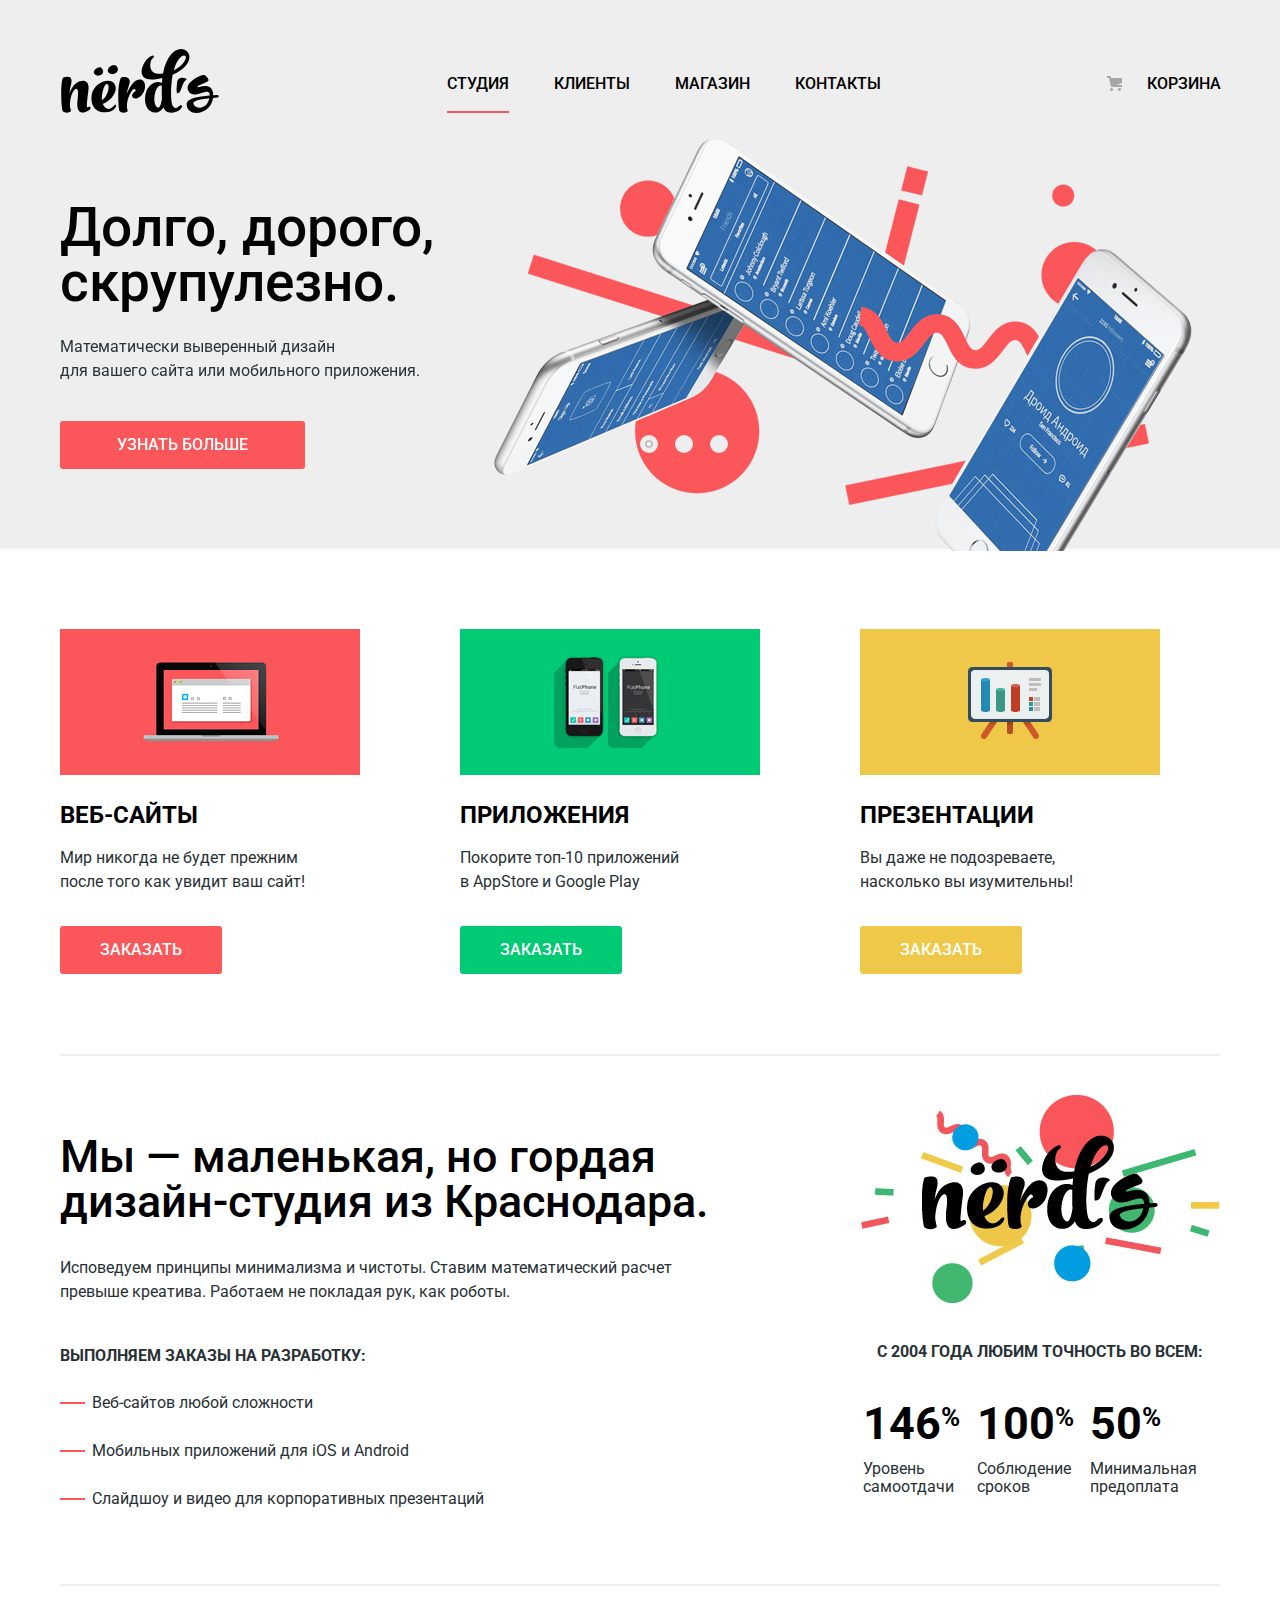
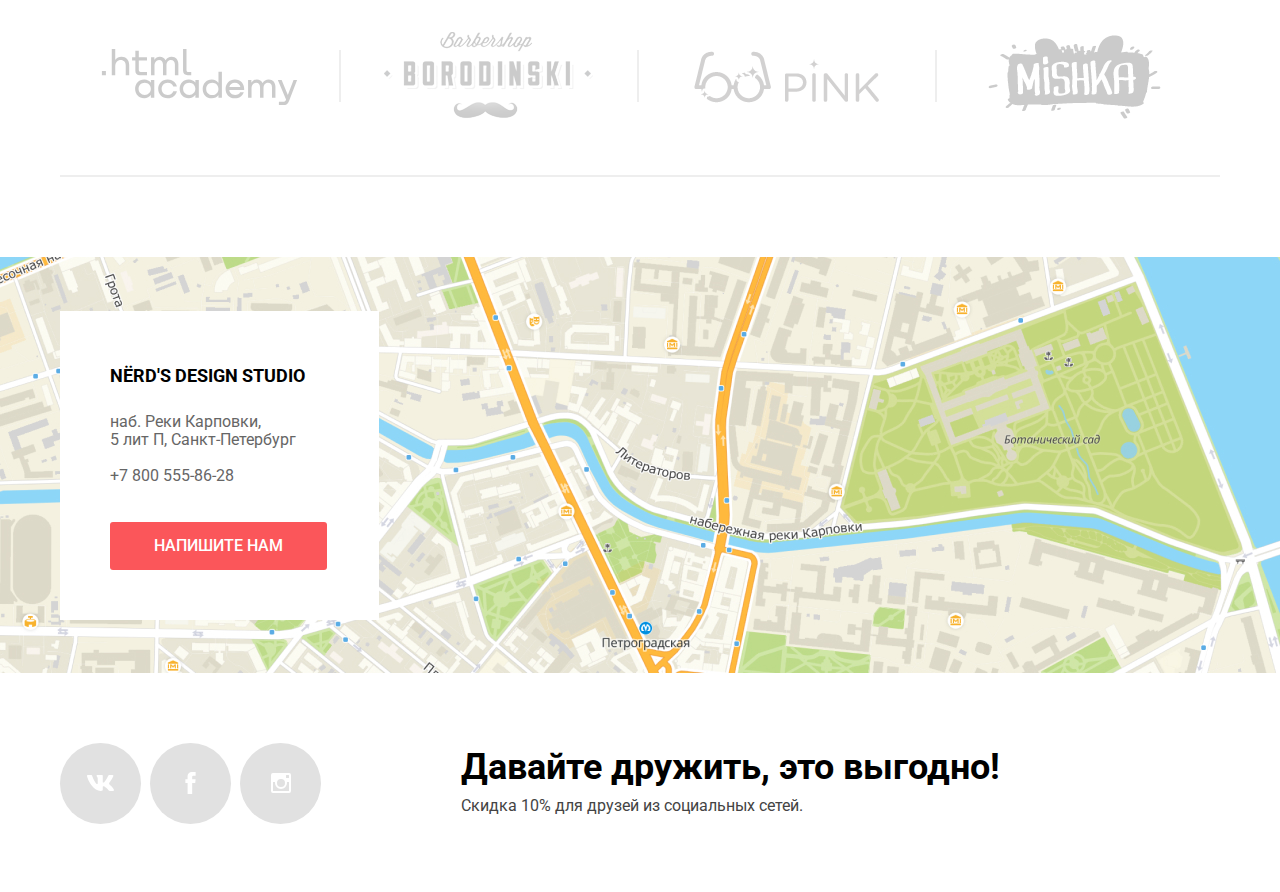
<file: index.html>
<!DOCTYPE html>
<html class="page" lang="ru">

<head>
  <meta charset="UTF-8">
  <meta http-equiv="X-UA-Compatible" content="IE=edge">
  <meta name="viewport" content="width=device-width, initial-scale=1.0">

  <link rel="icon" href="favicon.ico">
  <link rel="icon" href="images/Favicon/32.svg" type="image/svg+xml">
  <link rel="apple-touch-icon" href="img/Favicon/152.png">

  <link rel="manifest" href="manifest.webmanifest">
  <link rel="stylesheet" href="https://fonts.googleapis.com/css2?family=Roboto:wght@400;500;700&display=swap">
  <link rel="stylesheet" href="normalizer.css">
  <link rel="stylesheet" href="style.css">
  <title>Нёрдс</title>
</head>

<body class="page__body">

  <header class="page__header">
    <div class="container">
      <nav class="header__nav">
        <a class="logo-link" href="index.html">
          <img src="img/nerds-logo.svg" width="160" height="65" alt="Логотип Нёрдс">
        </a>
        <ul class="nav-list clear-list">
          <li class="nav-list__item">
            <a class="header-link current" href="index.html">Студия</a>
          </li>
          <li class="nav-list__item">
            <a class="header-link" href="#">Клиенты</a>
          </li>
          <li class="nav-list__item">
            <a class="header-link" href="catalog.html">Магазин</a>
          </li>
          <li class="nav-list__item">
            <a class="header-link " href="#">Контакты</a>
          </li>
        </ul>
        <a class="cart header-link" href="#">Корзина</a>
      </nav>
    </div>
  </header>

  <main class="page__main ">
    <div class="promo-background">
      <div class="container promo-wrapper-current">
        <h1 class="visually-hidden">Студия Нёрдс</h1>

        <section class="promo promo-wrapper-1 promo-current ">
          <h2 class="visually-hidden">Слайд 1</h2>
          <p class="promo__slogan clear-paragraph">Долго, дорого,<br>скрупулезно.</p>
          <p class="clear-paragraph">Математически выверенный дизайн<br> для вашего сайта или мобильного приложения.</p>
          <a class="button promo-button" href="#">Узнать больше</a>
        </section>

        <section class="promo promo-wrapper-2 ">
          <h2 class="visually-hidden">Слайд 2</h2>
          <p class="promo__slogan clear-paragraph">Любим математику<br> как никто другой</p>
          <p class="clear-paragraph">Никакого креатива, только математические формулы<br> для расчета идеальных
            пропорций</p>
          <a class="button promo-button" href="#">Узнать больше</a>
        </section>

        <section class="promo promo-wrapper-3 ">
          <h2 class="visually-hidden">Слайд 3</h2>

          <p class="promo__slogan clear-paragraph">Только ночь,<br>только хардкор</p>
          <p class="clear-paragraph">Работать днем, как все? Мы против этого.<br>Ближе к полуночи работа только
            начинается.</p>
          <a class="button promo-button" href="#">Узнать больше</a>
        </section>
      </div>
      <div class="slide-controls">
        <button class="slide-control slide-button-one current-slide" type="button" aria-label="Слайд 1"></button>
        <button class="slide-control slide-button-two" type="button" aria-label="Слайд 2"></button>
        <button class="slide-control slide-button-three" type="button" aria-label="Слайд 3"></button>
      </div>
    </div>

    <div class="container">
      <section class="services">
        <h2 class="visually-hidden">Услуги</h2>
        <ul class="services__list clear-list">
          <li class="services__item">
            <h3 class="services__header services-before services-website">Веб-сайты</h3>
            <p class="clear-paragraph">Мир никогда не будет прежним<br> после того как увидит ваш сайт!</p>
            <a class="button services-button" href="#">Заказать</a>
          </li>
          <li class="services__item">

            <h3 class="services__header services-before services-app">Приложения</h3>
            <p class="clear-paragraph">Покорите топ-10 приложений<br> в AppStore и Google Play</p>
            <a class="button services-button_green" href="#">Заказать</a>
          </li>
          <li class="services__item">
            <h3 class="services__header services-before services-presentation">Презентации</h3>
            <p class="clear-paragraph">Вы даже не подозреваете,<br> насколько вы изумительны!</p>
            <a class="button services-button_yellow" href="#">Заказать</a>
          </li>
        </ul>
      </section>

      <hr class="decor-line">

      <section class="about-us">
        <h2 class="visually-hidden">О нас</h2>
        <div class="about-us__grid-container">
          <div class="about-us__columns first-column">
            <p class="about-us__description clear-paragraph">Мы — маленькая, но гордая<br> дизайн-студия из Краснодара.
            </p>
            <p class="clear-paragraph">Исповедуем принципы минимализма и чистоты. Ставим математический расчет<br>
              превыше креатива. Работаем не
              покладая рук, как роботы.</p>
            <dl class="about-us__featuares_list clear-list">
              <dt class="about-us__term">Выполняем заказы на разработку:</dt>
              <dd class="about-us__definition">Веб-сайтов любой сложности</dd>
              <dd class="about-us__definition">Мобильных приложений для iOS и Android</dd>
              <dd class="about-us__definition">Слайдшоу и видео для корпоративных презентаций</dd>
            </dl>
          </div>

          <div class="about-us__columns about-us__second-column ">

            <table class="statistics-content">
              <caption class="about-us__term">С 2004 года Любим точность во всем:</caption>
              <tr>
                <th>146<sup>%</sup></th>
                <th>100<sup>%</sup></th>
                <th>50<sup>%</sup></th>
              </tr>
              <tr>
                <td>Уровень самоотдачи</td>
                <td>Соблюдение сроков</td>
                <td>Минимальная предоплата</td>
              </tr>
            </table>
          </div>
        </div>
      </section>

      <section class="clients">
        <h2 class="visually-hidden">Клиенты</h2>
        <ul class="clients-list clear-list">
          <li class="clients__item">
            <a class="clients__link" href="#">
              <img src="img/clients/htmlacademy.svg" width="199" height="57" alt="htmacademy">
            </a>
          </li>
          <li class="clients__item">
            <a class="clients__link" href="#">
              <img src="img/clients/borodinski.png" width="209" height="90" alt="barbershop">
            </a>
          </li>
          <li class="clients__item">
            <a class="clients__link" href="#">
              <img src="img/clients/pink.png" width="185" height="52" alt="pink">
            </a>
          </li>
          <li class="clients__item">
            <a class="clients__link" href="#">
              <img src="img/clients/mishka.png" width="173" height="84" alt="mishka">
            </a>
          </li>
        </ul>
      </section>
    </div>
    
  </main>

  <footer class="main-footer">
    <div class="top-footer">
      <div class="contacts-wrapper container">
        <section class="contacts ">
          <h2 class="contacts__header">nёrd's design studio</h2>
          <p class="contacts__text clear-paragraph">наб. Реки Карповки,<br>5 лит П, Санкт-Петербург</p>
          <p class="contacts__text clear-paragraph">
            <a class="contacts__tel" href="tel:+78005558628">+7 800 555-86-28</a>
          </p>
          <a class="button top-footer-button" href="#" aria-label="Открыть форму обратной связи">Напишите нам</a>
        </section>
      </div>
      <div class="map-wrapper">
        <img class="map" src="img/map.jpg" alt="map">
        <!-- <iframe
          src="https://www.google.com/maps/embed?pb=!1m18!1m12!1m3!1d998.4119015305415!2d30.315340468020075!3d59.96824616580616!2m3!1f0!2f0!3f0!3m2!1i1024!2i768!4f13.1!3m3!1m2!1s0x4696314db404b36b%3A0x1d934f1978240bba!2zTtGRcmRz!5e0!3m2!1sru!2sie!4v1657669922261!5m2!1sru!2sie"
          width="100%" height="416" style="border:0;" allowfullscreen=""></iframe> -->
      </div>
    </div>

    <div class="container">
      <section class="social ">
        <h2 class="visually-hidden">Социальные сети</h2>
        <ul class="social__list clear-list">
          <li class="social__item">
            <a class="social_button" href="#">
              <span class="visually-hidden">Вконтакте</span>
              <svg aria-hidden="true" width="27" height="16" viewBox="0 0 128 76">
                <path
                  d="M125,5.15c.89-3,0-5.15-4.23-5.15h-14a6,6,0,0,0-6.09,4S93.59,21.31,83.5,32.59c-3.26,3.26-4.74,4.3-6.52,4.3-.89,0-2.18-1-2.18-4V5.15c0-3.56-1-5.15-4-5.15h-22a3.37,3.37,0,0,0-3.56,3.22c0,3.37,5,4.15,5.56,13.64V37.48c0,4.52-.82,5.34-2.6,5.34-4.74,0-16.29-17.43-23.13-37.38C23.72,1.57,22.38,0,18.8,0H4.8C.8,0,0,1.88,0,4c0,3.71,4.75,22.1,22.1,46.42C33.67,67,50,76,64.8,76c8.9,0,10-2,10-5.45V58c0-4,.84-4.8,3.66-4.8,2.08,0,5.64,1,13.94,9C101.9,71.74,103.46,76,108.8,76h14c4,0,6-2,4.85-6s-5.8-9.64-11.81-16.4c-3.27-3.86-8.16-8-9.64-10.09-2.08-2.67-1.49-3.86,0-6.23,0,0,17-24,18.83-32.18Z"
                  fill="#fff" /></svg>
            </a>
          </li>
          <li class="social__item">
            <a class="social_button" href="#">
              <span class="visually-hidden">Фейсбук</span>
              <svg aria-hidden="true" width="19" height="22" viewBox="0 0 10.15 21.74">
                <path
                  d="M3.34 1.12A4.77 4.77 0 0 1 6.53 0h3.61v3.81H7.81a1.07 1.07 0 0 0-1.09.83v2.55h3.42c-.08 1.23-.24 2.45-.41 3.67h-3v10.87H2.21V10.86H0V7.21h2.19V3.66a3.83 3.83 0 0 1 1.15-2.54z"
                  fill="#fff" /></svg>
            </a>
          </li>
          <li class="social__item">
            <a class="social_button" href="#">
              <span class="visually-hidden">Инстаграм</span>
              <svg aria-hidden="true" width="20" height="20" viewBox="0 0 20 20">
                <path
                  d="M18 0H2a2 2 0 0 0-2 2v16a2 2 0 0 0 2 2h16a2 2 0 0 0 2-2V2a2 2 0 0 0-2-2zm-8 6a4 4 0 1 1-4 4 4 4 0 0 1 4-4zM2.5 18a.47.47 0 0 1-.5-.5V9h2.1a3.4 3.4 0 0 0-.1 1 6 6 0 1 0 12 0 3.4 3.4 0 0 0-.1-1H18v8.5a.47.47 0 0 1-.5.5zM18 4.5a.47.47 0 0 1-.5.5h-2a.47.47 0 0 1-.5-.5v-2a.47.47 0 0 1 .5-.5h2a.47.47 0 0 1 .5.5z"
                  fill="#fff" /></svg>
            </a>
          </li>
        </ul>
        <div class="social__part">
          <p class="social__slogan">Давайте дружить, это выгодно!</p>
          <p class="social-text">Скидка 10% для друзей из социальных сетей.</p>
        </div>
      </section>
    </div>
  </footer>

  <div class="modal-wrapper">
    <section class="modal">
      <div class="modal-top-wrapper">
        <h2 class="modal__header">Напишите нам</h2>
        <button class="close-button" type="button" aria-label="Закрыть форму обратной связи"></button>
      </div>
      <form class="modal-form" action="https://echo.htmlacademy.ru" method="post">
        <p class="modal-form__top clear-paragraph">
          <label for="name">Ваше имя:
            <input class="modal-form__input input-name" type="text" id="name" name="name" placeholder="Имя Фамилия">
          </label>
          <label for="email">Ваш email:
            <input class="modal-form__input input-name" type="email" id="email" name="email"
              placeholder="email@example.com">
          </label>
        </p>
        <p class="modal-form__middle clear-paragraph">
          <label for="text-message">Текст письма:</label>
          <textarea class="modal-form__input " id="text-message" name="text-message" rows="5"
            placeholder="В свободной форме"></textarea>
        </p>
        <button class="button modal-form-button" type="submit">Отправить</button>
      </form>
    </section>
  </div>

  <script src="modal.js"></script>
  <script src="slider.js"></script>
</body>

</html>
</file>
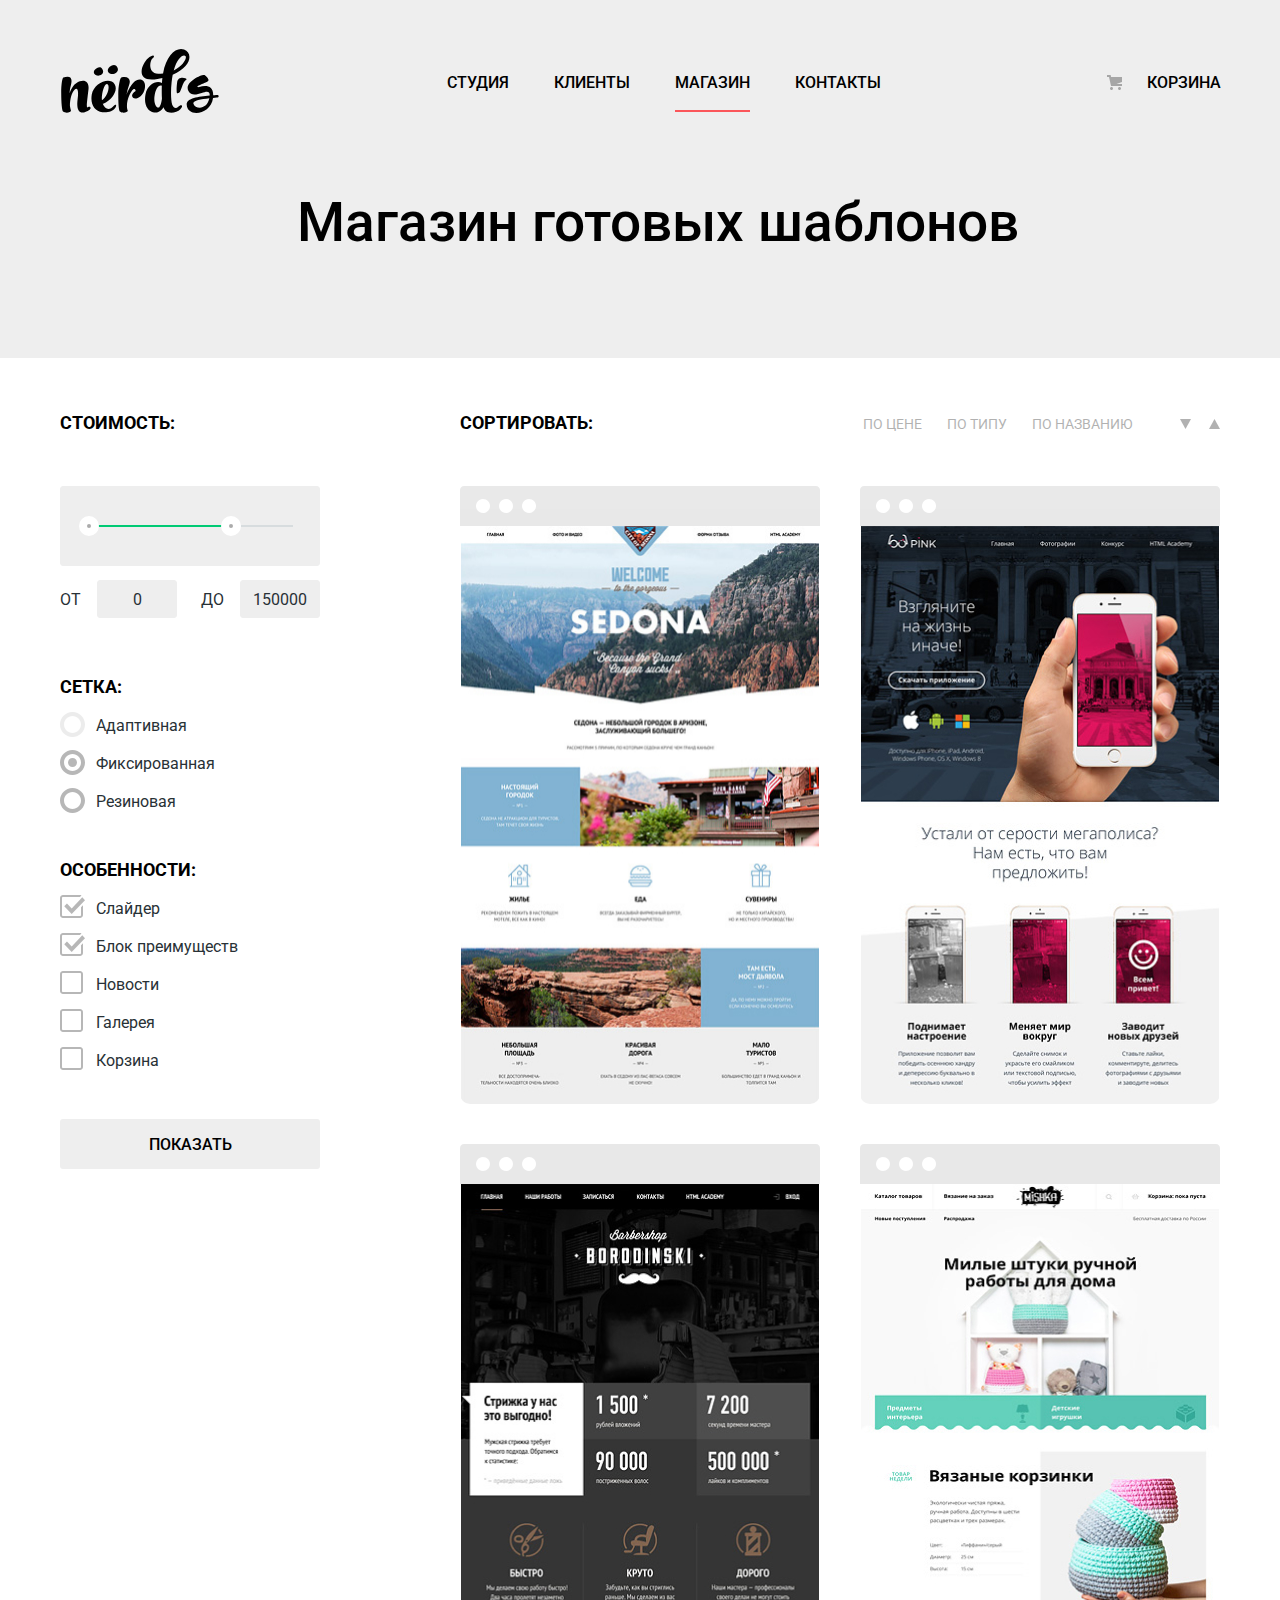
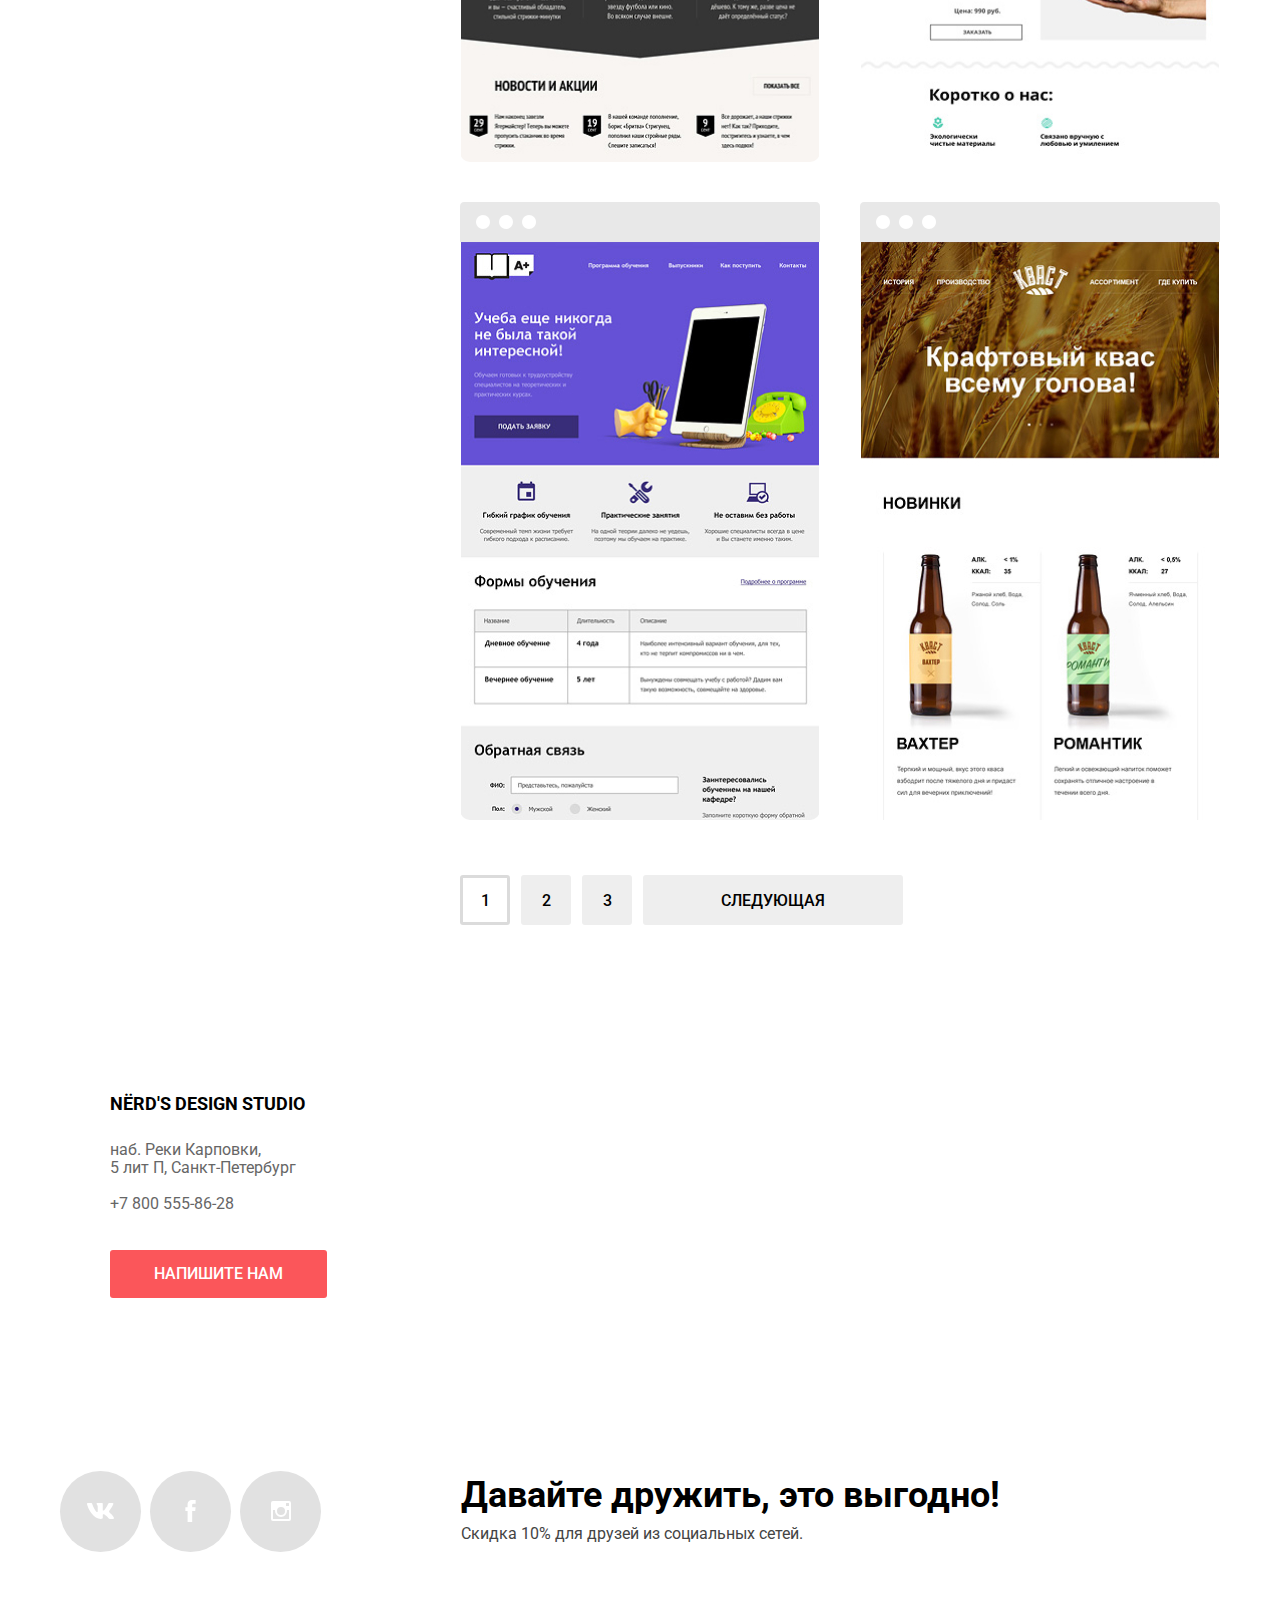
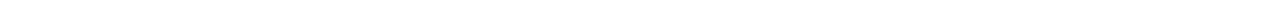
<file: catalog.html>
<!DOCTYPE html>
<html lang="ru">

<head>
  <meta charset="UTF-8">
  <meta http-equiv="X-UA-Compatible" content="IE=edge">
  <meta name="viewport" content="width=device-width, initial-scale=1.0">
  <link rel="icon" href="favicon.ico">
  <link rel="icon" href="images/Favicon/32.svg" type="image/svg+xml">
  <link rel="apple-touch-icon" href="img/Favicon/152.png">

  <link rel="manifest" href="manifest.webmanifest">

  <link rel="stylesheet" href="https://fonts.googleapis.com/css2?family=Roboto:wght@400;500;700&display=swap">
  <link rel="stylesheet" href="normalizer.css">
  <link rel="stylesheet" href="style.css">
  <title>Каталог</title>
</head>

<body class="catalog__body">

  <header class="page__header">
    <div class="container">
      <nav class="header__nav">
        <a class="logo-link" href="index.html">
          <img src="img/nerds-logo.svg" width="160" height="65" alt="logo">
        </a>
        <ul class="nav-list clear-list">
          <li class="nav-list__item">
            <a class="header-link" href="index.html">Студия</a>
          </li>
          <li class="nav-list__item">
            <a class="header-link" href="#">Клиенты</a>
          </li>
          <li class="nav-list__item">
            <a class="header-link current">Магазин</a>
          </li>
          <li class="nav-list__item">
            <a class="header-link" href="#">Контакты</a>
          </li>
        </ul>
        <a class="cart header-link" href="#">Корзина</a>
      </nav>
    </div>
  </header>

  <main class="catalog__main">
    <div class="top-container">
      <div class="container">
        <h1 class="main-header">Магазин готовых шаблонов</h1>
      </div>
    </div>
    <div class=" container">
      <div class="catalog-page-columns">
        <form class="form-filter" action="https://echo.htmlacademy.ru/" method="post">
          <fieldset class="price-filter fieldset-clear">
            <legend class="catalog__header-style catalog__header-margin">Стоимость:</legend>
            <div class="range-wrapper">
              <div class="range-scale">
                <div class="range-bar" style="width: 70%;margin-left: 0%"></div>
              </div>
              <div class="range-toggle left-toggle" tabindex="0" style="left: 18px"></div>
              <div class="range-toggle right-toggle" tabindex="0" style="left: 160px"></div>
            </div>
            <div class="range-input-wrapper">
              <label class="range-value-text">
                от <input class="range-value-text range-input" type="text" name="from" value="0">
              </label>
              <label class="range-value-text">
                до <input class="range-value-text range-input" type="text" name="till" value="150000">
              </label>
            </div>
          </fieldset>
          <fieldset class="grid-filter fieldset-clear">
            <legend class="catalog__header-style">Сетка:</legend>
            <ul class="form-filter-list clear-list">
              <li class="form-filter-item">
                <input class="filter-input-radio visually-hidden" id="adaptive-grid-filter-option" type="radio"
                  name="grid" checked disabled>
                <label for="adaptive-grid-filter-option" class="filter_caption">Адаптивная</label>
              </li>
              <li class="form-filter-item">
                <input class="filter-input-radio visually-hidden" id="fixed-grid-filter-option" type="radio" name="grid"
                  checked>
                <label for="fixed-grid-filter-option" class="filter_caption">Фиксированная</label>
              </li>
              <li class="form-filter-item">
                <input class="filter-input-radio visually-hidden" id="flex-grid-filter-option" type="radio" name="grid">
                <label for="flex-grid-filter-option" class="filter_caption">Резиновая</label>
              </li>
            </ul>
          </fieldset>
          <fieldset class="fuatures-filter fieldset-clear">
            <legend class="catalog__header-style">Особенности:</legend>
            <ul class="form-filter-list clear-list">
              <li class="form-filter-item">
                <input id="slider-fuature-filter-option" class="filter-input-checkbox visually-hidden" type="checkbox"
                  name="fuatures" value="slider" checked>
                <label for="slider-fuature-filter-option" class="filter_caption">Слайдер</label>
              </li>
              <li class="form-filter-item">
                <input id="block-fuature-filter-option" class="visually-hidden filter-input-checkbox" type="checkbox"
                  name="fuatures" value="slider" checked>
                <label for="block-fuature-filter-option" class="filter_caption">Блок преимуществ</label>
              </li>
              <li class="form-filter-item">
                <input id="news-fuature-filter-option" class="visually-hidden filter-input-checkbox" type="checkbox"
                  name="fuatures" value="slider">
                <label for="news-fuature-filter-option" class="filter_caption">Новости</label>
              </li>
              <li class="form-filter-item">
                <input id="gallery-fuature-filter-option" class="visually-hidden filter-input-checkbox" type="checkbox"
                  name="fuatures">
                <label for="gallery-fuature-filter-option" class="filter_caption">Галерея</label>
              </li>
              <li class="form-filter-item">
                <input id="cart-fuature-filter-option" class="visually-hidden filter-input-checkbox" type="checkbox"
                  name="fuatures">
                <label for="cart-fuature-filter-option" class="filter_caption">Корзина</label>
              </li>
            </ul>
          </fieldset>
          <button class="button filter-catalog-button" type="submit">Показать</button>
        </form>


        <div class="second-column">
          <section class="sort">
            <h2 class="visually-hidden">Сортировка</h2>
            <p class="catalog__header-style catalog__header-margin">Сортировать:</p>
            <ul class="sort__list clear-list">
              <li class="sort-item">
                <a class="sort__link" href="#">По цене</a>
              </li>
              <li class="sort-item">
                <a class="sort__link" href="#">По типу</a>
              </li>
              <li class="sort-item">
                <a class="sort__link" href="#">По названию</a>
              </li>
              <li class="sort-item-arrow-down">
                <a class="sort__link sort-arrow" href="#" aria-label="По убыванию">
                  <svg aria-hidden="true" width="11" height="10" viewBox="0 0 11 10" fill="none">
                    <path d="M5.5 10L0 0H11" fill="#000000" />
                  </svg>
                </a>
              </li>
              <li class="sort-item-arrow-up">
                <a class="sort__link sort-arrow" href="#" aria-label="По возрастанию">
                  <svg aria-hidden="true" width="11" height="10" viewBox="0 0 11 10" fill="none">
                    <path d="M5.5 0L0 10H11L5.5 0Z" fill="#000000" />
                  </svg>
                </a>
              </li>
            </ul>
          </section>

          <section class="goods">
            <h2 class="visually-hidden">Товары</h2>
            <ul class="goods__list clear-list">
              <li class="goods-item" tabindex="0">
                <div class="goods-wrapper background-gray">
                  <a href="#" class="catalog__header-style goods-link">Sedona</a>
                  <p class="clear-paragraph">Информационный сайт для туристов</p>
                  <a class="button goods-button" href="#">9 900 ₽</a>
                </div>
                <img src="img/catalog-goods/sedona.jpg" width="358" height="578" alt="sedona">
              </li>
              <li class="goods-item" tabindex="0">
                <div class="goods-wrapper background-gray">
                  <a href="#" class="catalog__header-style goods-link">Pink App</a>
                  <p class="clear-paragraph">Продуктовый лендинг приложения для iOS и Android</p>
                  <a class="button goods-button" href="#">9 900 ₽</a>
                </div>
                <img src="img/catalog-goods/pink.jpg" width="358" height="578" alt="pink">
              </li>
              <li class="goods-item" tabindex="0">
                <div class="goods-wrapper background-gray">
                  <a href="#" class="catalog__header-style goods-link">Barbershop</a>
                  <p class="clear-paragraph">Сайт салона красоты. Для мужчин, да.</p>
                  <a class="button goods-button" href="#">9 900 ₽</a>
                </div>
                <img src="img/catalog-goods/barbershop.jpg" width="358" height="578" alt="barbershop">
              </li>
              <li class="goods-item" tabindex="0">
                <div class="goods-wrapper background-gray">
                  <a href="#" class="catalog__header-style goods-link">MISHKA</a>
                  <p class="clear-paragraph">Интернет-магазин вязаных игрушек</p>
                  <a class="button goods-button" href="#">9 900 ₽</a>
                </div>
                <img src="img/catalog-goods/mishka.jpg" width="358" height="578" alt="mishka">
              </li>
              <li class="goods-item" tabindex="0">
                <div class="goods-wrapper background-gray">
                  <a href="#" class="catalog__header-style goods-link">A Plus</a>
                  <p class="clear-paragraph">Лендинг курсов повышения квалификации</p>
                  <a class="button goods-button" href="#">9 900 ₽</a>
                </div>
                <img src="img/catalog-goods/aplus.jpg" width="358" height="578" alt="aplus">
              </li>
              <li class="goods-item" tabindex="0">
                <div class="goods-wrapper background-gray">
                  <a href="#" class="catalog__header-style goods-link">КВАСТ</a>
                  <p class="clear-paragraph">Промо-сайт производителя крафтового кваса</p>
                  <a class="button goods-button" href="#">9 900 ₽</a>
                </div>
                <img src="img/catalog-goods/kvast.jpg" width="358" height="578" alt="kvast">
              </li>
            </ul>

            <ul class="pagination__list clear-list">
              <li class="pagination__item">
                <a class="button button_catalog button_catalog-current">1</a>
              </li>
              <li class="pagination__item">
                <a class="button button_catalog" href="#">2</a>
              </li>
              <li class="pagination__item">
                <a class="button button_catalog" href="#">3</a>
              </li>
              <li class="pagination__item">
                <a class="button button_catalog button_catalog-next" href="#">Следующая</a>
              </li>
            </ul>
          </section>
        </div>
      </div>

    </div>
  </main>


  <footer class="main-footer">
    <div class="top-footer">
      <div class="contacts-wrapper container">
        <section class="contacts ">
          <h2 class="contacts__header">nёrd's design studio</h2>
          <p class="contacts__text clear-paragraph">наб. Реки Карповки,<br>5 лит П, Санкт-Петербург</p>
          <p class="contacts__text clear-paragraph">
            <a class="contacts__tel" href="tel:+78005558628">+7 800 555-86-28</a>
          </p>
          <a class="button top-footer-button" href="#" aria-label="Открыть форму обратной связи">Напишите нам</a>
        </section>
      </div>
      <div class="map-wrapper">
        <iframe
          src="https://www.google.com/maps/embed?pb=!1m18!1m12!1m3!1d998.4119015305415!2d30.315340468020075!3d59.96824616580616!2m3!1f0!2f0!3f0!3m2!1i1024!2i768!4f13.1!3m3!1m2!1s0x4696314db404b36b%3A0x1d934f1978240bba!2zTtGRcmRz!5e0!3m2!1sru!2sie!4v1657669922261!5m2!1sru!2sie"
          width="100%" height="416" style="border:0;" allowfullscreen=""></iframe>
      </div>
    </div>

    <div class="container">
      <section class="social ">
        <h2 class="visually-hidden">Социальные сети</h2>
        <ul class="social__list clear-list">
          <li class="social__item">
            <a class="social_button" href="#">
              <span class="visually-hidden">Вконтакте</span>
              <svg width="27" height="16" viewBox="0 0 128 76">
                <path
                  d="M125,5.15c.89-3,0-5.15-4.23-5.15h-14a6,6,0,0,0-6.09,4S93.59,21.31,83.5,32.59c-3.26,3.26-4.74,4.3-6.52,4.3-.89,0-2.18-1-2.18-4V5.15c0-3.56-1-5.15-4-5.15h-22a3.37,3.37,0,0,0-3.56,3.22c0,3.37,5,4.15,5.56,13.64V37.48c0,4.52-.82,5.34-2.6,5.34-4.74,0-16.29-17.43-23.13-37.38C23.72,1.57,22.38,0,18.8,0H4.8C.8,0,0,1.88,0,4c0,3.71,4.75,22.1,22.1,46.42C33.67,67,50,76,64.8,76c8.9,0,10-2,10-5.45V58c0-4,.84-4.8,3.66-4.8,2.08,0,5.64,1,13.94,9C101.9,71.74,103.46,76,108.8,76h14c4,0,6-2,4.85-6s-5.8-9.64-11.81-16.4c-3.27-3.86-8.16-8-9.64-10.09-2.08-2.67-1.49-3.86,0-6.23,0,0,17-24,18.83-32.18Z"
                  fill="#fff" /></svg>
            </a>
          </li>
          <li class="social__item">
            <a class="social_button" href="#">
              <span class="visually-hidden">Фейсбук</span>
              <svg width="19" height="22" viewBox="0 0 10.15 21.74">
                <path
                  d="M3.34 1.12A4.77 4.77 0 0 1 6.53 0h3.61v3.81H7.81a1.07 1.07 0 0 0-1.09.83v2.55h3.42c-.08 1.23-.24 2.45-.41 3.67h-3v10.87H2.21V10.86H0V7.21h2.19V3.66a3.83 3.83 0 0 1 1.15-2.54z"
                  fill="#fff" /></svg>
            </a>
          </li>
          <li class="social__item">
            <a class="social_button" href="#">
              <span class="visually-hidden">Инстаграм</span>
              <svg width="20" height="20" viewBox="0 0 20 20">
                <path
                  d="M18 0H2a2 2 0 0 0-2 2v16a2 2 0 0 0 2 2h16a2 2 0 0 0 2-2V2a2 2 0 0 0-2-2zm-8 6a4 4 0 1 1-4 4 4 4 0 0 1 4-4zM2.5 18a.47.47 0 0 1-.5-.5V9h2.1a3.4 3.4 0 0 0-.1 1 6 6 0 1 0 12 0 3.4 3.4 0 0 0-.1-1H18v8.5a.47.47 0 0 1-.5.5zM18 4.5a.47.47 0 0 1-.5.5h-2a.47.47 0 0 1-.5-.5v-2a.47.47 0 0 1 .5-.5h2a.47.47 0 0 1 .5.5z"
                  fill="#fff" /></svg>
            </a>
          </li>
        </ul>
        <div class="social__part">
          <p class="social__slogan">Давайте дружить, это выгодно!</p>
          <p class="social-text">Скидка 10% для друзей из социальных сетей.</p>
        </div>
      </section>
    </div>
  </footer>

  <div class="modal-wrapper">
    <section class="modal">
      <div class="modal-top-wrapper">
        <h2 class="modal__header">Напишите нам</h2>
        <button class="close-button" type="button" aria-label="Закрыть форму обратной связи"></button>
      </div>
      <form class="modal-form" action="https://echo.htmlacademy.ru" method="post">
        <p class="modal-form__top clear-paragraph">
          <label for="name">Ваше имя:
            <input class="modal-form__input input-name" type="text" id="name" name="name" placeholder="Имя Фамилия">
          </label>
          <label for="email">Ваш email:
            <input class="modal-form__input input-name" type="email" id="email" name="email"
              placeholder="email@example.com">
          </label>
        </p>
        <p class="modal-form__middle clear-paragraph">
          <label for="text-message">Текст письма:</label>
          <textarea class="modal-form__input " id="text-message" name="text-message" rows="5"
            placeholder="В свободной форме"></textarea>
        </p>
        <button class="button modal-form-button" type="submit">Отправить</button>
      </form>
    </section>
  </div>

  <script src="modal.js"></script>
</body>

</html>
</file>
<file: style.css>
:root {
  --basic-black: #000000;
  --lighter-black: #283136;
  --light-black: #666666;

  --dark-gray: #444444;
  --lighter-gray: #4D4D4D;
  --light-gray: #D7DCDE;
  --basic-gray: #B4B9BB;

  --basic-white: #FFFFFF;
  --darker-white: #DBDBDB;
  --light: #EEEEEE;
  --darker-light-100: #E1E1E1;
  --darker-light-200: #C1C1C1;
  --darker-light: #DFDFDF;
  --darker-light-300: #ABABAB;
  --dark-light: #D5D5D5;

  --basic-red: #FB565A;
  --darker-red: #E74246;
  --dark-red: #D7373B;

  --basic-green: #00CA74;
  --darker-green: #00BC6C;
  --dark-green: #00AA62;

  --basic-yellow: #EFC849;
  --darker-yellow: #EAB534;
  --dark-yellow: #E5A722;
}

* {
  box-sizing: border-box;
}

.page {

  height: 100%;
}

.page__body {
  position: relative;
  display: grid;
  grid-template-rows: min-content 1fr min-content;
  margin: 0;
  padding: 0;
  min-width: 1160px;
  height: 100%;
  font-family: Roboto, Arial, sans-serif;
  font-style: normal;
  font-weight: 400;
  font-size: 16px;
  line-height: 24px;
  color: var(--lighter-black);
}

.visually-hidden {
  position: absolute;
  width: 1px;
  height: 1px;
  margin: -1px;
  border: 0;
  padding: 0;
  white-space: nowrap;
  clip-path: inset(100%);
  clip: rect(0 0 0 0);
  overflow: hidden;
}

.container {
  width: 1160px;
  margin: 0 auto;

}

.clear-paragraph {
  margin: 0;
  padding: 0;
}

.clear-list {
  margin: 0;
  padding: 0;
  list-style: none;
}

.decor-line {
  width: 100%;
  height: 2px;
  background-color: var(--light);
  border: none;
  margin-bottom: 39px;
}

/* index-header */
.page__header {
  padding: 0 10px;
  background-color: var(--light);
}

.header__nav {
  padding: 48px 0 0;
  display: grid;
  grid-template-columns: 160px 1fr min-content;
  gap: 20px;
  align-items: center;
}

.header-link {
  position: relative;
  text-decoration: none;
  font-style: normal;
  color: var(--basic-black);
  font-weight: 500;
  font-size: 16px;
  line-height: 30px;
  text-transform: uppercase;
}

.nav-list__item+.nav-list__item {
  margin-left: 45px;
}

.header-link:hover,
.header-link:focus {
  color: var(--basic-red);
}

.header-link:active {
  color: var(--basic-black);
  opacity: 30%;
}

.current::after {
  position: absolute;
  top: 37px;
  left: 0;
  content: '';
  width: 100%;
  height: 2px;
  background-color: var(--basic-red);
}

.logo-link:hover,
.logo-link:focus {
  opacity: 70%;
}

.logo-link:active {
  opacity: 30%;
}

.nav-list {
  margin: 0 auto;
  display: flex;
  flex-wrap: wrap;
}

.cart {
  position: relative;

  display: block;
  width: 113px;
  padding-left: 40px;
}

.cart::before {
  position: absolute;
  content: '';
  left: 0;
  top: 7px;
  background-image: url('img/cart-icon.svg');
  width: 15px;
  height: 15px;
}

/* promo-section */

.promo {
  display: none;
}

.promo-background {
  position: relative;
}

.promo-wrapper-current {
  position: relative;
}

/* ------slider-controls------ */

.slide-controls {
  position: absolute;
  display: flex;
  left: 50%;
  bottom: 96px;
  width: 100px;
  text-align: center;
}

.slide-control {
  position: relative;
  width: 18px;
  height: 18px;
  border: none;
  border-radius: 50%;
  background-color: var(--light);
}

.slide-control+.slide-control {
  margin-left: 17px;
}

.current-slide::before {
  position: absolute;
  left: 50%;
  top: 50%;
  margin-top: -4px;
  margin-left: -4px;
  content: "";
  width: 4px;
  height: 4px;
  background-color: var(--basic-white);
  border: 2px solid var(--darker-light-200);
  border-radius: 50%;
}

/* --------- */
.promo-current {

  opacity: 0.99;
  display: block;
  width: 538px;
  padding: 80px 0 0;
  width: max-content;
  margin-bottom: 80px;

}

.promo-wrapper-1::before {
  position: absolute;
  top: 0;
  right: 0;
  content: "";
  background-image: url("img/mobile-slide1.png");
  width: 760px;
  height: 431px;
}

.promo-wrapper-2::before {
  position: absolute;
  top: 0;
  right: 0;
  content: "";
  background-image: url("img/screen-slide2.png");
  width: 760px;
  height: 431px;
}

.promo-wrapper-3::before {
  position: absolute;
  z-index: -1;
  top: 0;
  right: 0;
  content: "";
  background-image: url("img/laptop-slide3.png");
  width: 760px;
  height: 431px;
}

.promo-background {
  width: 100%;
  background-color: var(--light);
}

.promo__slogan {
  display: flex;
  flex-wrap: wrap;
  z-index: 10;
  margin-bottom: 25px;
  font-style: normal;
  font-weight: 500;
  font-size: 55px;
  line-height: 55px;
  color: var(--basic-black);
}

.promo-button {
  margin-bottom: 80px;
  margin-top: 38px;
  padding: 15px 57px;
}

/* button */
.button {
  display: inline-block;
  font-style: normal;
  font-weight: 500;
  font-size: 16px;
  line-height: 18px;
  text-transform: uppercase;
  text-decoration: none;
  color: var(--basic-white);
  background-color: var(--basic-red);

  border-radius: 3px;
}

.button:hover {
  background-color: var(--darker-red);
}

.button:active {
  background-color: var(--dark-red);
}

.services-button {
  padding: 15px 40px;
  margin-top: 32px;
}

.services-button_green {
  padding: 15px 40px;
  margin-top: 32px;
  background-color: var(--basic-green);
}

.services-button_green:hover {
  background-color: var(--darker-green);
}

.services-button_green:active {
  background-color: var(--dark-green);
}

.services-button_yellow {
  padding: 15px 40px;
  margin-top: 32px;
  background-color: var(--basic-yellow);
}

.services-button_yellow:hover {
  background-color: var(--darker-yellow);
}

.services-button_yellow:active {
  background-color: var(--dark-yellow);
}

.button_catalog {
  width: 50px;
  padding: 17px 0 15px;
  text-align: center;
  background-color: var(--light);
  color: var(--basic-black);
  border-style: none;
}

.button_catalog:hover {
  background-color: var(--darker-light);
}

.button_catalog:active {
  background-color: var(--dark-light);
}

.button_catalog-next {
  width: 260px;
}

.filter-catalog-button {
  width: 100%;
  margin-top: 5px;
  padding: 17px 0 15px;
  color: var(--basic-black);
  border: none;
  background-color: var(--light);
}

.filter-catalog-button:hover {

  background-color: var(--darker-light);

}

.filter-catalog-button:active {

  background-color: var(--dark-light);

  box-shadow: inset 0px 3px 0px rgba(0, 1, 1, 0.1);
}

/* services */

.services {

  margin-bottom: 80px;
}

.services__list {
  display: grid;
  grid-template-columns: repeat(3, 300px);
  gap: 100px;
}

.services__item {
  text-align: left;
  width: 300px;
}

.services__header {
  position: relative;
  margin: 171px 0 16px;
  font-style: normal;
  font-weight: 700;
  font-size: 24px;
  line-height: 30px;
  text-transform: uppercase;
  color: var(--basic-black);
}

.services-before::before {
  position: absolute;
  top: -171px;
  left: 0;
  content: "";
  width: 300px;
  height: 146px;
  background-repeat: no-repeat;
}

.services-website::before {
  background-image: url("img/services\ web\ site.png");
}

.services-app::before {
  background-image: url("img/services\ apps.png");
}

.services-presentation::before {
  background-image: url("img/services\ presentaions.png");
}

/* about us */

.about-us {
  margin: 39px 0 73px;

}

.about-us__grid-container {
  display: grid;
  grid-template-columns: repeat(3, 1fr);
  gap: 40px;
}

.about-us__second-column {
  position: relative;
}

.first-column {
  grid-column: 1/3;
}

.about-us__description {
  margin: 0;
  margin-top: 39px;
  margin-bottom: 32px;
  font-style: normal;
  font-weight: 500;
  font-size: 45px;
  line-height: 45px;
  color: var(--basic-black);
}

.about-us__featuares_list {
  margin-top: 40px;
}

.about-us__term {
  margin: 0;
  margin-bottom: 23px;
  font-style: normal;
  font-weight: 700;
  font-size: 16px;
  line-height: 24px;
  text-transform: uppercase;
  color: var(--lighter-black);
}

.about-us__definition {
  position: relative;
  margin: 0;
  padding-left: 32px;
}

.about-us__definition::before {
  position: absolute;
  top: 11px;
  left: 0;
  content: "";
  width: 25px;
  height: 2px;
  background-color: var(--basic-red);
}

.about-us__definition+.about-us__definition {
  margin-top: 24px;
}

.statistics-content {
  margin-top: 245px;

}

.statistics-content::before {

  content: "";
  background-image: url("img/decor_about_us.png");
  width: 360px;
  height: 208px;
  position: absolute;
  top: 0;
  right: 0;
  margin-bottom: 100px;

}

.statistics-content th {
  text-align: start;
  font-style: normal;
  font-weight: 700;
  font-size: 45px;
  line-height: 64px;
  color: var(--basic-black);
}

.statistics-content sup {
  font-style: normal;
  font-weight: 700;
  font-size: 26px;
  line-height: 40px;
  color: var(--basic-black);
}

.statistics-content td {
  font-style: normal;
  font-weight: 400;
  font-size: 16px;
  line-height: 18px;
  color: var(--lighter-black);
}

/* clients */

.clients {
  border-top: 2px solid var(--light);
  border-bottom: 2px solid var(--light);
  margin-bottom: 80px;
  /* padding: 46px; */
}

.clients-list {
  display: grid;
  grid-template-columns: 279px 298px 298px 279px;
}

.clients__item {
  display: flex;
  justify-content: center;

  position: relative;
  padding: 46px 0;
  min-width: 279px;
  align-items: center;
}

.clients__item+.clients__item::before {
  position: absolute;
  top: 64px;
  left: 0;
  width: 2px;
  height: 52px;
  background-color: var(--light);
  content: "";
}

.clients__item:nth-child(5n)::before {
  position: absolute;
  top: 64px;
  left: 0;
  width: 2px;
  height: 52px;
  background-color: transparent;
  content: "";
}

.clients__link {
  opacity: 0.2;
}

.clients__link:hover {
  opacity: 1;
}

.clients__link:active {
  opacity: 0.1;
}

/* main-footer */
.top-footer {
  position: relative;
  z-index: 0;
}
.map-wrapper{
  position: absolute;
  top: 0;
  left: 0;
 width: 100%;
 height: 416px;

}

.map{
  width: 100%;
  height: 416px;
  object-fit: cover;
}

.contacts-wrapper {
  /* position: relative;
  top: 0;
  left: 0;
 width: fit-content; */
  padding: 54px 0;

}

.contacts {
  position: relative;
  min-height: 308px;
  width: 319px;
  padding: 50px;

  margin-right: auto;
  background-color: var(--basic-white);
z-index: 1;
}

.contacts__header {
  margin: 0;
  margin-bottom: 22px;
  font-style: normal;
  font-weight: 700;
  font-size: 18px;
  line-height: 30px;
  text-transform: uppercase;
  color: var(--basic-black);
}

.contacts__text {
  margin-bottom: 18px;
  font-style: normal;
  font-weight: 400;
  font-size: 16px;
  line-height: 18px;
  color: var(--light-black);
}

.contacts__text+.contacts__text {
  margin-bottom: 0;
}

.contacts__tel {
  font: inherit;
  text-decoration: none;
  color: var(--light-black);
}

.top-footer-button {
  margin-top: 37px;
  padding: 15px 44px;
}

.social {
  min-height: 218px;
  display: grid;
  grid-template-columns: min-content 1fr;
  gap: 140px;
  align-items: center;
}

.social__list {
  display: grid;
  grid-template-columns: repeat(3, 1fr);
  gap: 9px;
  margin: 0;
  padding: 0;
  list-style: none;

}

.social_button {
  display: flex;
  justify-content: center;
  align-items: center;
  color: var(--basic-white);
  text-decoration: none;
  background: var(--darker-light-100);
  width: 81px;
  height: 81px;
  border-radius: 50%;
}

.social_button:hover {
  color: var(--basic-white);
  text-decoration: none;
  background: linear-gradient(0deg, var(--darker-red), var(--darker-red)), #FFFFFF;
}

.social_button:active {
  background: linear-gradient(0deg, var(--dark-red), var(--dark-red)), #FFFFFF;
  box-shadow: inset 0px 3px 0px rgba(0, 1, 1, 0.1);
}

.social__slogan {
  margin: 0;
  margin-bottom: 10px;
  font-style: normal;
  font-weight: 700;
  font-size: 36px;
  line-height: 36px;
  color: var(--basic-black);
}

.social-text {
  margin: 0;

  font-style: normal;
  font-weight: 400;
  font-size: 16px;
  line-height: 22px;
  color: var(--dark-gray);
}

/* -----modal------ */

.modal-wrapper {
  display: none;
  position: fixed;
  overflow: auto;
  left: 0;
  top: 0;
  width: 100%;
  height: 100%;
}

.modal-show{
  display: block;
  animation: bounce 0.6s;
}

.modal-error {
  animation: shake 0.6s;
}

/* Animations */

@keyframes bounce {
  0% {
    transform: translateY(-2000px);
  }

  70% {
    transform: translateY(30px);
  }

  90% {
    transform: translateY(-10px);
  }

  100% {
    transform: translateY(0);
  }
}

@keyframes shake {
  0%,
  100% {
    transform: translateX(0);
  }

  10%,
  30%,
  50%,
  70%,
  90% {
    transform: translateX(-10px);
  }

  20%,
  40%,
  60%,
  80% {
    transform: translateX(10px);
  }
}

.modal {
  position: absolute;
  left: 50%;
  bottom: 10%;
  margin-left: -480px;
  padding: 63px 100px;
  width: 960px;
  height: 590px;
  background-color: var(--basic-white);
  box-shadow: 0px 20px 40px rgba(0, 0, 0, 0.4);
}

.modal-top-wrapper {

  display: flex;
  justify-content: space-between;
  align-items: center;
  margin-bottom: 37px;
}

.modal__header {
  margin: 0;
  padding: 0;
  font-weight: 700;
  font-size: 45px;
  line-height: 53px;
  color: var(--basic-black);
}

.close-button {
  width: 21px;
  height: 21px;
  border: none;

  background-image: url("img/close-cross.svg");
  background-color: transparent;
  background-repeat: no-repeat;
  background-position: center;
  opacity: 0.3;
  font-size: 0;
}

.close-button:hover {
  opacity: 1;
}

.close-button:active {
  opacity: 0.1;
}

.modal-form {

  display: flex;
  flex-direction: column;
  width: 761px;
  font-weight: 700;
  font-size: 16px;
  line-height: 18px;
  color: var(--basic-black);
}

.modal-form__top {

  display: flex;
  justify-content: space-between;
  margin-bottom: 34px;
}

.modal-form__middle {
  display: flex;
  flex-direction: column;

  margin-bottom: 47px;
}

.modal-form__top label {

  display: flex;
  flex-direction: column;
}

.modal-form__input {
  margin: 0;
  padding: 0;
  margin-top: 9px;
  padding: 16px;
  border-width: 2px;
  border-style: solid;
  border-radius: 3px;
  width: 100%;
  border-color: var(--light-gray);
  resize: none;
}

.input-name {
  width: 360px;
}

.modal-form-button {
  width: 259px;
  border-color: var(--basic-red);
  border-style: none;
  text-align: center;
  padding: 17px 0 15px;

}

/*------- catalog------- */

.catalog__body {
  font-family: 'Roboto', Arial, sans-serif;
  font-style: normal;
  font-weight: 400;
  font-size: 16px;
  line-height: 18px;
  color: var(--light-black);
}

.background-gray {

  background-color: var(--light);
}

/* ------catalog-header------- */

.main-header {
  margin: 0;
  padding: 0;
  font-weight: 500;
  font-size: 55px;
  line-height: 55px;
  color: var(--basic-black);
}

.top-container {
  padding: 78px 78px 108px;
  margin-bottom: 50px;
  text-align: center;
  background-color: var(--light);
}

/* ------catalog-main------ */

.fieldset-clear {
  margin: 0;
  padding: 0;
  border: none;
}

.catalog__header-margin {
  margin: 0;
  margin-bottom: 48px;
}

.catalog-page-columns {
  display: grid;
  grid-template-columns: 260px 1fr;
  gap: 140px;
}

.second-column {

  grid-template-rows: min-content 1fr min-content;
  margin-bottom: 50px;
  width: 760px;
}


/* -----form-filter----- */

.form-filter {

  text-align: left;
}

.catalog__header-style {

  font-weight: 700;
  font-size: 18px;
  line-height: 30px;
  text-transform: uppercase;
  color: var(--basic-black);
}

.range-wrapper {
  position: relative;
  display: flex;
  justify-content: center;
  align-items: center;
  width: 260px;
  height: 80px;
  margin-bottom: 14px;
  border: 1px solid var(--light);
  border-radius: 3px;
  background-color: var(--light);
}

.range-scale {
  height: 2px;
  width: 205px;
  margin: auto;
  background-color: var(--light-gray);
}

.range-bar {
  height: 2px;
  width: 138px;
  background-color: #00CA74;
}

.range-toggle {
  position: absolute;
  top: 50%;
  margin-top: -10px;
  height: 20px;
  width: 20px;
  background-color: var(--darker-light-300);
  border: 8px solid var(--basic-white);
  border-radius: 50%;
}

.left-toggle {
  left: 18px;
}

.right-toggle {
  right: 80px;
}

.range-input-wrapper {
  width: 100%;
  display: flex;
  justify-content: space-between;
}

.range-input {
  width: 80px;
  height: 38px;
  margin-left: 12px;
  text-align: center;
  background-color: var(--light);
  border: 1px solid var(--light);
  border-radius: 3px;
}

.range-value-text {
  font-weight: 400;
  font-size: 16px;
  line-height: 22px;
  text-transform: uppercase;
  color: var(--lighter-black);
}

.price-filter {
  margin-bottom: 54px;
}

.filter_caption {
  font-weight: 400;
  font-size: 16px;
  line-height: 20px;
  color: var(--lighter-black);
}

.form-filter-list {
  margin-top: 14px;
  margin-bottom: 43px;
}

.form-filter-item {

  position: relative;
  padding-left: 36px;
  margin-bottom: 18px;
}

.filter-input-radio+label::before {
  position: absolute;
  content: "";
  left: 0;
  top: -4px;
  width: 25px;
  height: 25px;
  opacity: 0.4;
  background-image: url("img/radio-off.svg");
}

.filter-input-radio:checked+label::before {
  position: absolute;
  content: "";
  left: 0;
  top: -4px;
  width: 25px;
  height: 25px;
  background-image: url("img/radio-on.svg");
  opacity: 0.4;
}

.filter-input-radio:hover+label::before,
.filter-input-radio:focus+label::before,
.filter-input-radio:checked:hover+label::before,
.filter-input-radio:checked:focus+label::before {
  opacity: 1;
}

.filter-input-radio:disabled+label::before,
.filter-input-radio:checked:disabled+label::before {
  opacity: 0.1;
}

.filter-input-checkbox+label::before {
  position: absolute;
  content: "";
  left: 0;
  top: -4px;
  width: 23px;
  height: 23px;
  opacity: 0.4;
  background-image: url("img/checkbox.svg");
}

.filter-input-checkbox:checked+label::after {
  position: absolute;
  content: "";
  left: 0;
  top: -4px;
  width: 25px;
  height: 23px;
  background-image: url("img/checkbox-on.svg");
  opacity: 0.4;
}

.filter-input-checkbox:checked+label::before {
  display: none;
}

.filter-input-checkbox:hover+label::before,
.filter-input-checkbox:focus+label::before {
  opacity: 1;
}

.filter-input-checkbox:checked:hover+label::after,
.filter-input-checkbox:checked:focus+label::after {
  opacity: 1;
}

.filter-input-checkbox:checked:focus+label::after {
  opacity: 1;
}

.filter-input-checkbox:disabled+label::before,
.filter-input-checkbox:checked:disabled+label::after {
  opacity: 0.1;
}

/* -----sort----- */

.sort {
  display: grid;
  grid-template-columns: min-content 1fr;
  align-items: baseline;
  gap: 40px;
}

.sort__list {
  display: flex;
  flex-wrap: wrap;
  align-items: flex-start;
  justify-content: flex-end;
  margin: 0;
  padding: 0;
  list-style: none;

}

.sort__link {
  font-weight: 400;
  font-size: 14px;
  line-height: 18px;
  text-transform: uppercase;
  text-decoration: none;
  color: var(--basic-black);
  opacity: 0.3;
}

.sort__link:hover {
  opacity: 0.6;
}

.sort__link:active {
  opacity: 1;
}

.sort-item+.sort-item {
  margin-left: 25px;
}

.sort-item-arrow-down {
  margin-left: 47px;
}

.sort-item-arrow-up {
  margin-left: 18px;
}


.sort-arrow {
  font-size: 0;
}

/* -----goods----- */

.goods__list {

  display: grid;
  grid-template-columns: 1fr 1fr;
  gap: 40px;
  margin-bottom: 55px;

}

.goods-item {
  display: flex;
  flex-direction: column;
  align-items: center;
  justify-content: center;

  position: relative;
  padding-top: 40px;
  border-bottom-left-radius: 10px;
  border-bottom-right-radius: 10px;
  overflow: hidden;
}

.goods-item::before {
  position: absolute;
  content: "";
  top: 0;
  left: 0;
  width: 100%;
  min-height: 40px;
  background-image: url("img/top-goods-item.svg");
  background-repeat: no-repeat;
  opacity: 0.12;
}

.goods-item:hover::before,
.goods-item:focus::before {
  opacity: 1;
}

.goods-item:hover,
.goods-item:focus {
  box-shadow: 0px 6px 15px rgba(0, 0, 0, 0.25);
}

.goods-wrapper {
  display: block;
  opacity: 0;
  position: absolute;
  bottom: 0;
  left: 0;
  width: 100%;
  min-height: 231px;
  padding: 26px 52px 44px;
  text-align: center;
  border-bottom-left-radius: 10px;
  border-bottom-right-radius: 10px;

}

.goods-item:focus-within .goods-wrapper,
.goods-item:hover .goods-wrapper {
  display: block;
  opacity: 1;
  box-shadow: 0px 4px 4px rgba(0, 0, 0, 0.25);
}



.goods-link {
  display: inline-block;
  margin-bottom: 12px;
  color: var(--basic-black);
  text-decoration: none;
}

.goods-link:hover {
  color: var(--basic-red);
}

.goods-link:active {
  color: var(--basic-black);
  opacity: 0.3;
}

.goods-button {
  width: 200px;
  margin-top: 32px;
  padding: 15px 0;
}

/* -----pagination------ */

.pagination__list {
  display: flex;
  flex-wrap: wrap;
}

.pagination__item {
  margin-bottom: 10px;
}

.pagination__item+.pagination__item {
  margin-left: 11px;
}

.button_catalog-current {
  padding: 14px 0 15px;
  height: 50px;
  width: 50px;
  text-align: center;
  color: var(--basic-black);
  background-color: var(--basic-white);
  border: 3px solid var(--darker-white);
  border-radius: 3px;
}
</file>
<file: normalizer.css>
/*! normalize.css v8.0.1 | MIT License | github.com/necolas/normalize.css */

/* Document
   ========================================================================== */

/**
 * 1. Correct the line height in all browsers.
 * 2. Prevent adjustments of font size after orientation changes in iOS.
 */

 html {
  line-height: 1.15; /* 1 */
  -webkit-text-size-adjust: 100%; /* 2 */
}

/* Sections
   ========================================================================== */

/**
 * Remove the margin in all browsers.
 */

body {
  margin: 0;
}

/**
 * Render the `main` element consistently in IE.
 */

main {
  display: block;
}

/**
 * Correct the font size and margin on `h1` elements within `section` and
 * `article` contexts in Chrome, Firefox, and Safari.
 */

h1 {
  font-size: 2em;
  margin: 0.67em 0;
}

/* Grouping content
   ========================================================================== */

/**
 * 1. Add the correct box sizing in Firefox.
 * 2. Show the overflow in Edge and IE.
 */

hr {
  box-sizing: content-box; /* 1 */
  height: 0; /* 1 */
  overflow: visible; /* 2 */
}

/**
 * 1. Correct the inheritance and scaling of font size in all browsers.
 * 2. Correct the odd `em` font sizing in all browsers.
 */

pre {
  font-family: monospace, monospace; /* 1 */
  font-size: 1em; /* 2 */
}

/* Text-level semantics
   ========================================================================== */

/**
 * Remove the gray background on active links in IE 10.
 */

a {
  background-color: transparent;
}

/**
 * 1. Remove the bottom border in Chrome 57-
 * 2. Add the correct text decoration in Chrome, Edge, IE, Opera, and Safari.
 */

abbr[title] {
  border-bottom: none; /* 1 */
  text-decoration: underline; /* 2 */
  text-decoration: underline dotted; /* 2 */
}

/**
 * Add the correct font weight in Chrome, Edge, and Safari.
 */

b,
strong {
  font-weight: bolder;
}

/**
 * 1. Correct the inheritance and scaling of font size in all browsers.
 * 2. Correct the odd `em` font sizing in all browsers.
 */

code,
kbd,
samp {
  font-family: monospace, monospace; /* 1 */
  font-size: 1em; /* 2 */
}

/**
 * Add the correct font size in all browsers.
 */

small {
  font-size: 80%;
}

/**
 * Prevent `sub` and `sup` elements from affecting the line height in
 * all browsers.
 */

sub,
sup {
  font-size: 75%;
  line-height: 0;
  position: relative;
  vertical-align: baseline;
}

sub {
  bottom: -0.25em;
}

sup {
  top: -0.5em;
}

/* Embedded content
   ========================================================================== */

/**
 * Remove the border on images inside links in IE 10.
 */

img {
  border-style: none;
}

/* Forms
   ========================================================================== */

/**
 * 1. Change the font styles in all browsers.
 * 2. Remove the margin in Firefox and Safari.
 */

button,
input,
optgroup,
select,
textarea {
  font-family: inherit; /* 1 */
  font-size: 100%; /* 1 */
  line-height: 1.15; /* 1 */
  margin: 0; /* 2 */
}

/**
 * Show the overflow in IE.
 * 1. Show the overflow in Edge.
 */

button,
input { /* 1 */
  overflow: visible;
}

/**
 * Remove the inheritance of text transform in Edge, Firefox, and IE.
 * 1. Remove the inheritance of text transform in Firefox.
 */

button,
select { /* 1 */
  text-transform: none;
}

/**
 * Correct the inability to style clickable types in iOS and Safari.
 */

button,
[type="button"],
[type="reset"],
[type="submit"] {
  -webkit-appearance: button;
}

/**
 * Remove the inner border and padding in Firefox.
 */

button::-moz-focus-inner,
[type="button"]::-moz-focus-inner,
[type="reset"]::-moz-focus-inner,
[type="submit"]::-moz-focus-inner {
  border-style: none;
  padding: 0;
}

/**
 * Restore the focus styles unset by the previous rule.
 */

button:-moz-focusring,
[type="button"]:-moz-focusring,
[type="reset"]:-moz-focusring,
[type="submit"]:-moz-focusring {
  outline: 1px dotted ButtonText;
}

/**
 * Correct the padding in Firefox.
 */

fieldset {
  padding: 0.35em 0.75em 0.625em;
}

/**
 * 1. Correct the text wrapping in Edge and IE.
 * 2. Correct the color inheritance from `fieldset` elements in IE.
 * 3. Remove the padding so developers are not caught out when they zero out
 *  `fieldset` elements in all browsers.
 */

legend {
  box-sizing: border-box; /* 1 */
  color: inherit; /* 2 */
  display: table; /* 1 */
  max-width: 100%; /* 1 */
  padding: 0; /* 3 */
  white-space: normal; /* 1 */
}

/**
 * Add the correct vertical alignment in Chrome, Firefox, and Opera.
 */

progress {
  vertical-align: baseline;
}

/**
 * Remove the default vertical scrollbar in IE 10+.
 */

textarea {
  overflow: auto;
}

/**
 * 1. Add the correct box sizing in IE 10.
 * 2. Remove the padding in IE 10.
 */

[type="checkbox"],
[type="radio"] {
  box-sizing: border-box; /* 1 */
  padding: 0; /* 2 */
}

/**
 * Correct the cursor style of increment and decrement buttons in Chrome.
 */

[type="number"]::-webkit-inner-spin-button,
[type="number"]::-webkit-outer-spin-button {
  height: auto;
}

/**
 * 1. Correct the odd appearance in Chrome and Safari.
 * 2. Correct the outline style in Safari.
 */

[type="search"] {
  -webkit-appearance: textfield; /* 1 */
  outline-offset: -2px; /* 2 */
}

/**
 * Remove the inner padding in Chrome and Safari on macOS.
 */

[type="search"]::-webkit-search-decoration {
  -webkit-appearance: none;
}

/**
 * 1. Correct the inability to style clickable types in iOS and Safari.
 * 2. Change font properties to `inherit` in Safari.
 */

::-webkit-file-upload-button {
  -webkit-appearance: button; /* 1 */
  font: inherit; /* 2 */
}

/* Interactive
   ========================================================================== */

/*
 * Add the correct display in Edge, IE 10+, and Firefox.
 */

details {
  display: block;
}

/*
 * Add the correct display in all browsers.
 */

summary {
  display: list-item;
}

/* Misc
   ========================================================================== */

/**
 * Add the correct display in IE 10+.
 */

template {
  display: none;
}

/**
 * Add the correct display in IE 10.
 */

[hidden] {
  display: none;
}
</file>
